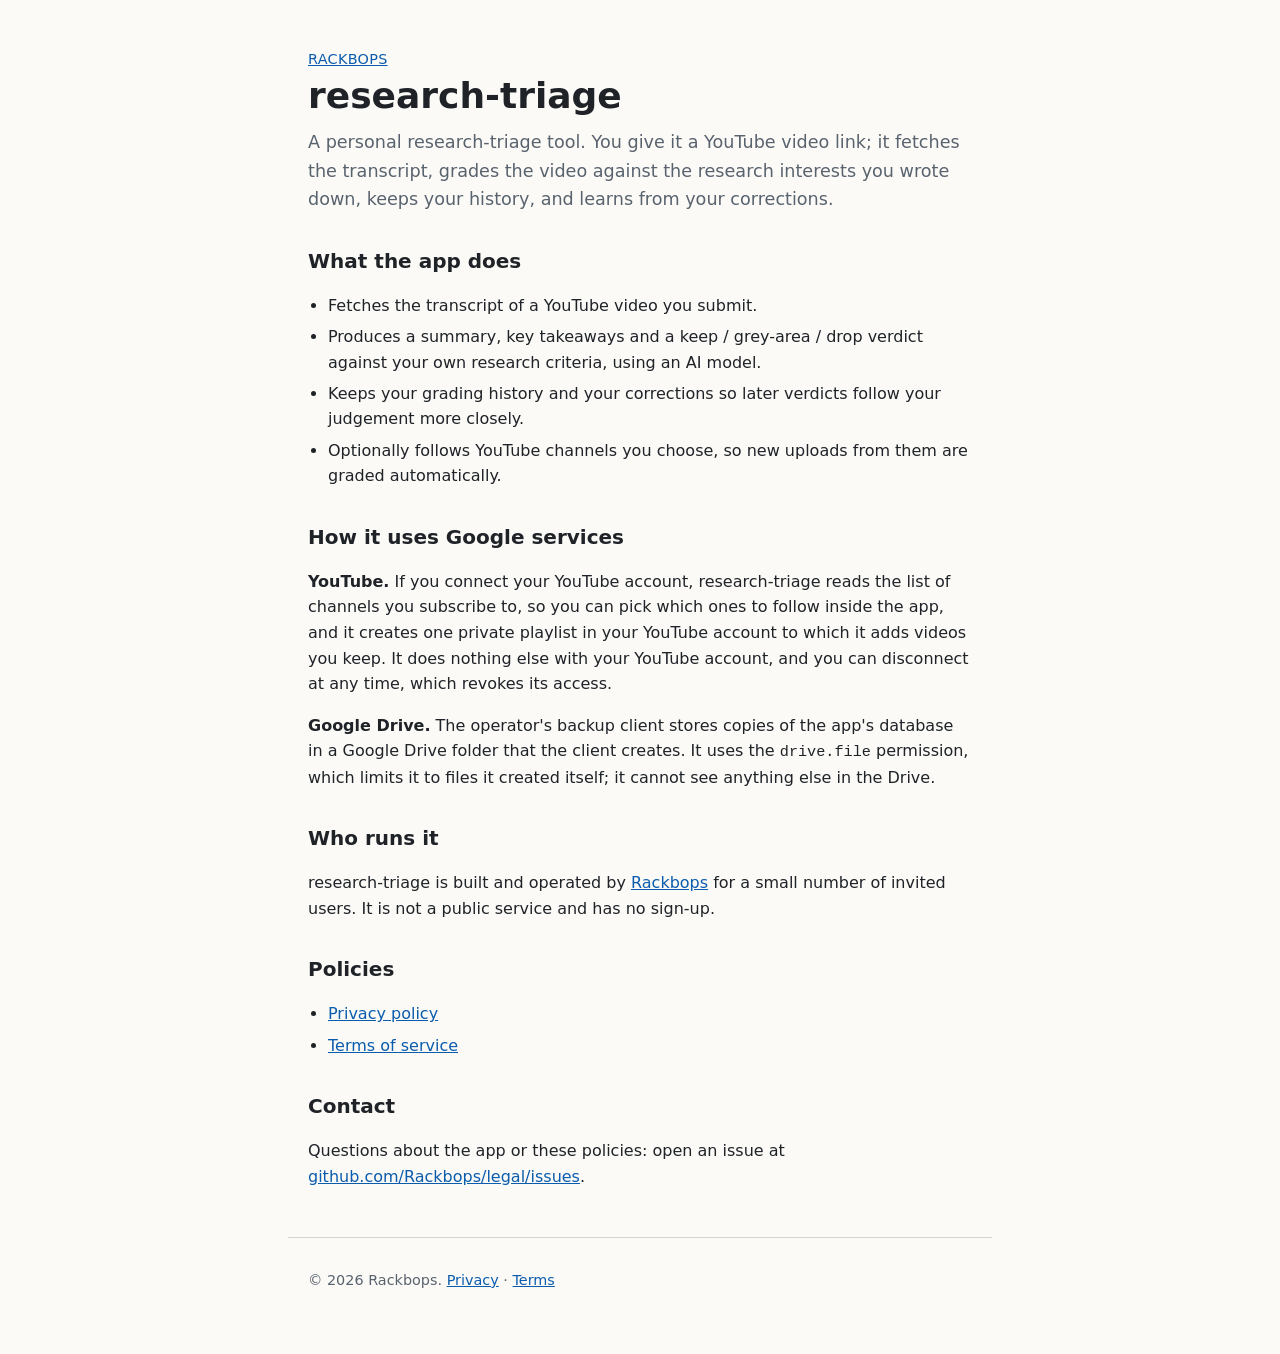
<file: index.html>
<!doctype html>
<html lang="en">
<head>
  <meta charset="utf-8">
  <meta name="viewport" content="width=device-width, initial-scale=1">
  <title>research-triage</title>
  <meta name="description" content="research-triage is a personal research-triage tool by Rackbops: submit a YouTube video, get it graded against your stated research interests, keep the history, learn from your corrections.">
  <link rel="stylesheet" href="/style.css">
</head>
<body>
  <header>
    <p class="org"><a href="/">Rackbops</a></p>
    <h1>research-triage</h1>
    <p class="lede">A personal research-triage tool. You give it a YouTube video link; it fetches the transcript, grades the video against the research interests you wrote down, keeps your history, and learns from your corrections.</p>
  </header>

  <main>
    <h2>What the app does</h2>
    <ul>
      <li>Fetches the transcript of a YouTube video you submit.</li>
      <li>Produces a summary, key takeaways and a keep / grey-area / drop verdict against your own research criteria, using an AI model.</li>
      <li>Keeps your grading history and your corrections so later verdicts follow your judgement more closely.</li>
      <li>Optionally follows YouTube channels you choose, so new uploads from them are graded automatically.</li>
    </ul>

    <h2>How it uses Google services</h2>
    <p><strong>YouTube.</strong> If you connect your YouTube account, research-triage reads the list of channels you subscribe to, so you can pick which ones to follow inside the app, and it creates one private playlist in your YouTube account to which it adds videos you keep. It does nothing else with your YouTube account, and you can disconnect at any time, which revokes its access.</p>
    <p><strong>Google Drive.</strong> The operator's backup client stores copies of the app's database in a Google Drive folder that the client creates. It uses the <code>drive.file</code> permission, which limits it to files it created itself; it cannot see anything else in the Drive.</p>

    <h2>Who runs it</h2>
    <p>research-triage is built and operated by <a href="https://github.com/Rackbops">Rackbops</a> for a small number of invited users. It is not a public service and has no sign-up.</p>

    <h2>Policies</h2>
    <ul>
      <li><a href="/privacy/">Privacy policy</a></li>
      <li><a href="/terms/">Terms of service</a></li>
    </ul>

    <h2>Contact</h2>
    <p>Questions about the app or these policies: open an issue at <a href="https://github.com/Rackbops/legal/issues">github.com/Rackbops/legal/issues</a>.</p>
  </main>

  <footer>
    <p>&copy; 2026 Rackbops. <a href="/privacy/">Privacy</a> &middot; <a href="/terms/">Terms</a></p>
  </footer>
</body>
</html>
</file>
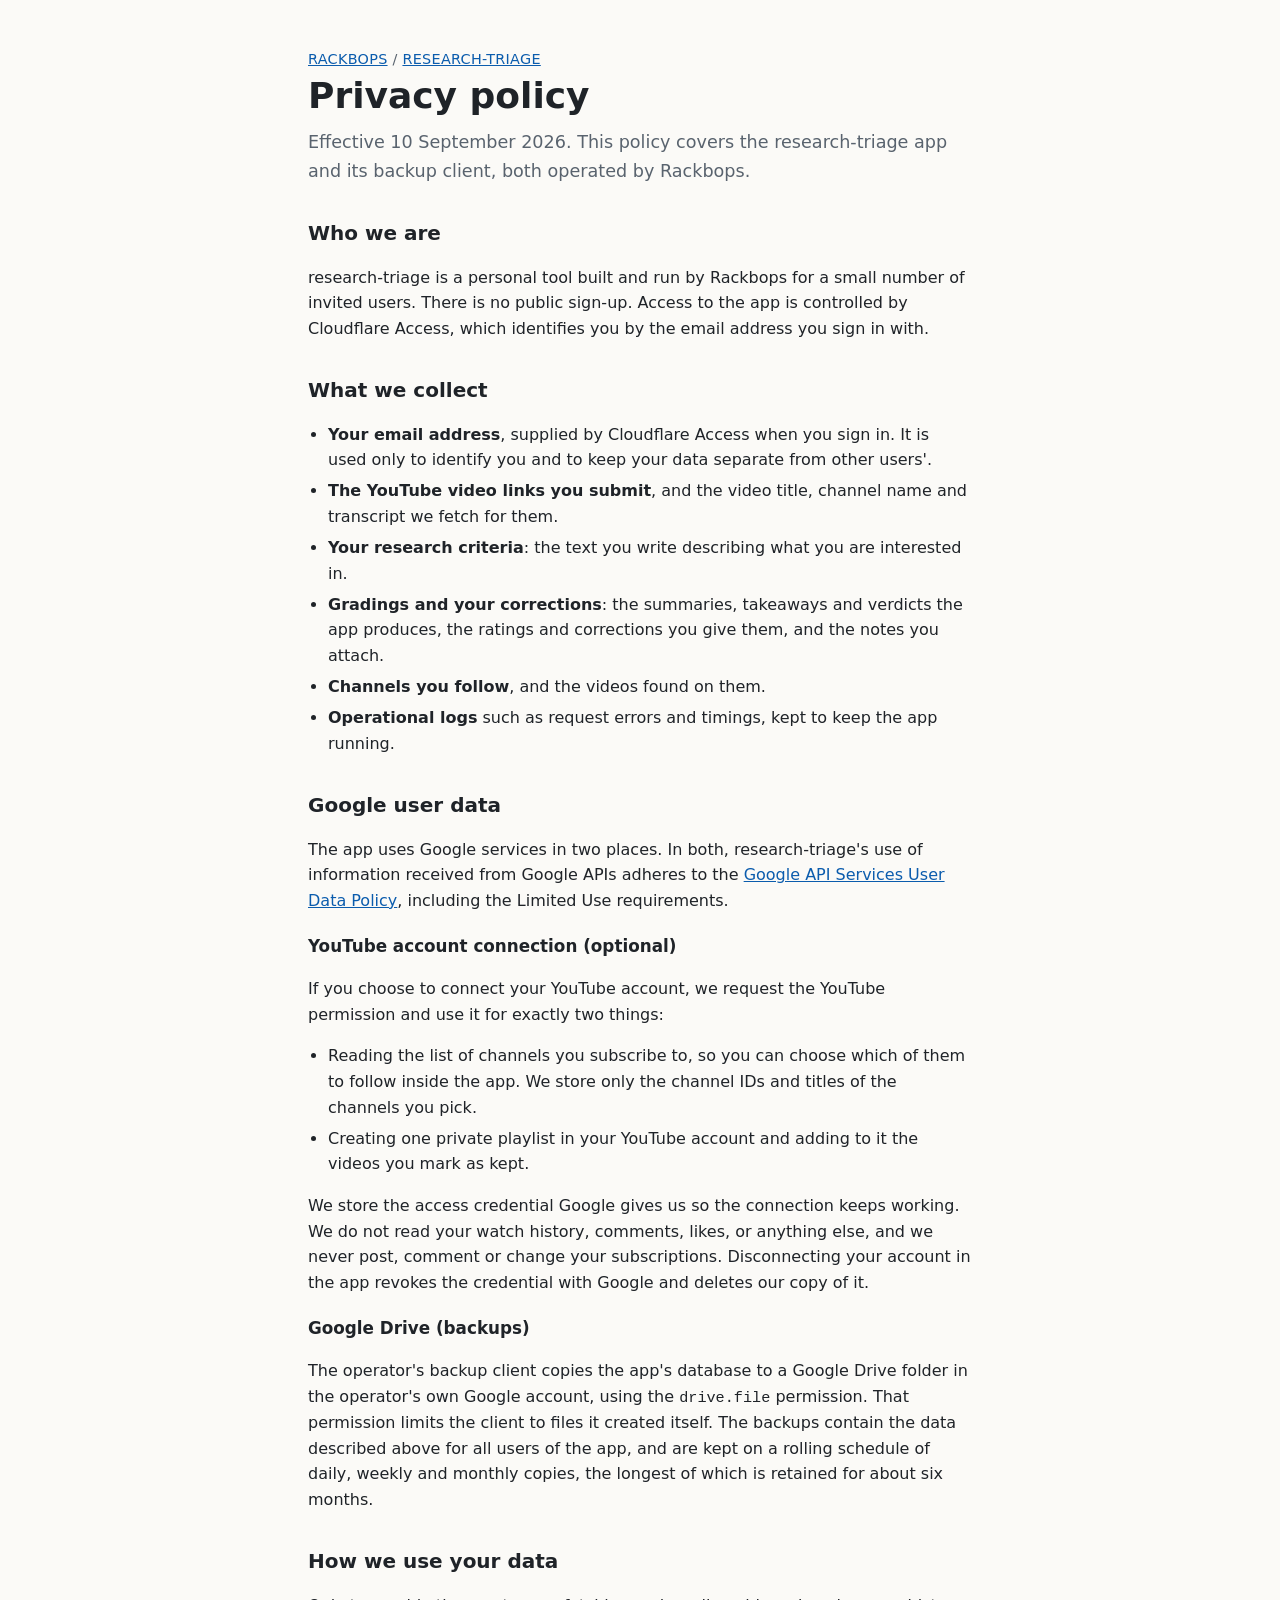
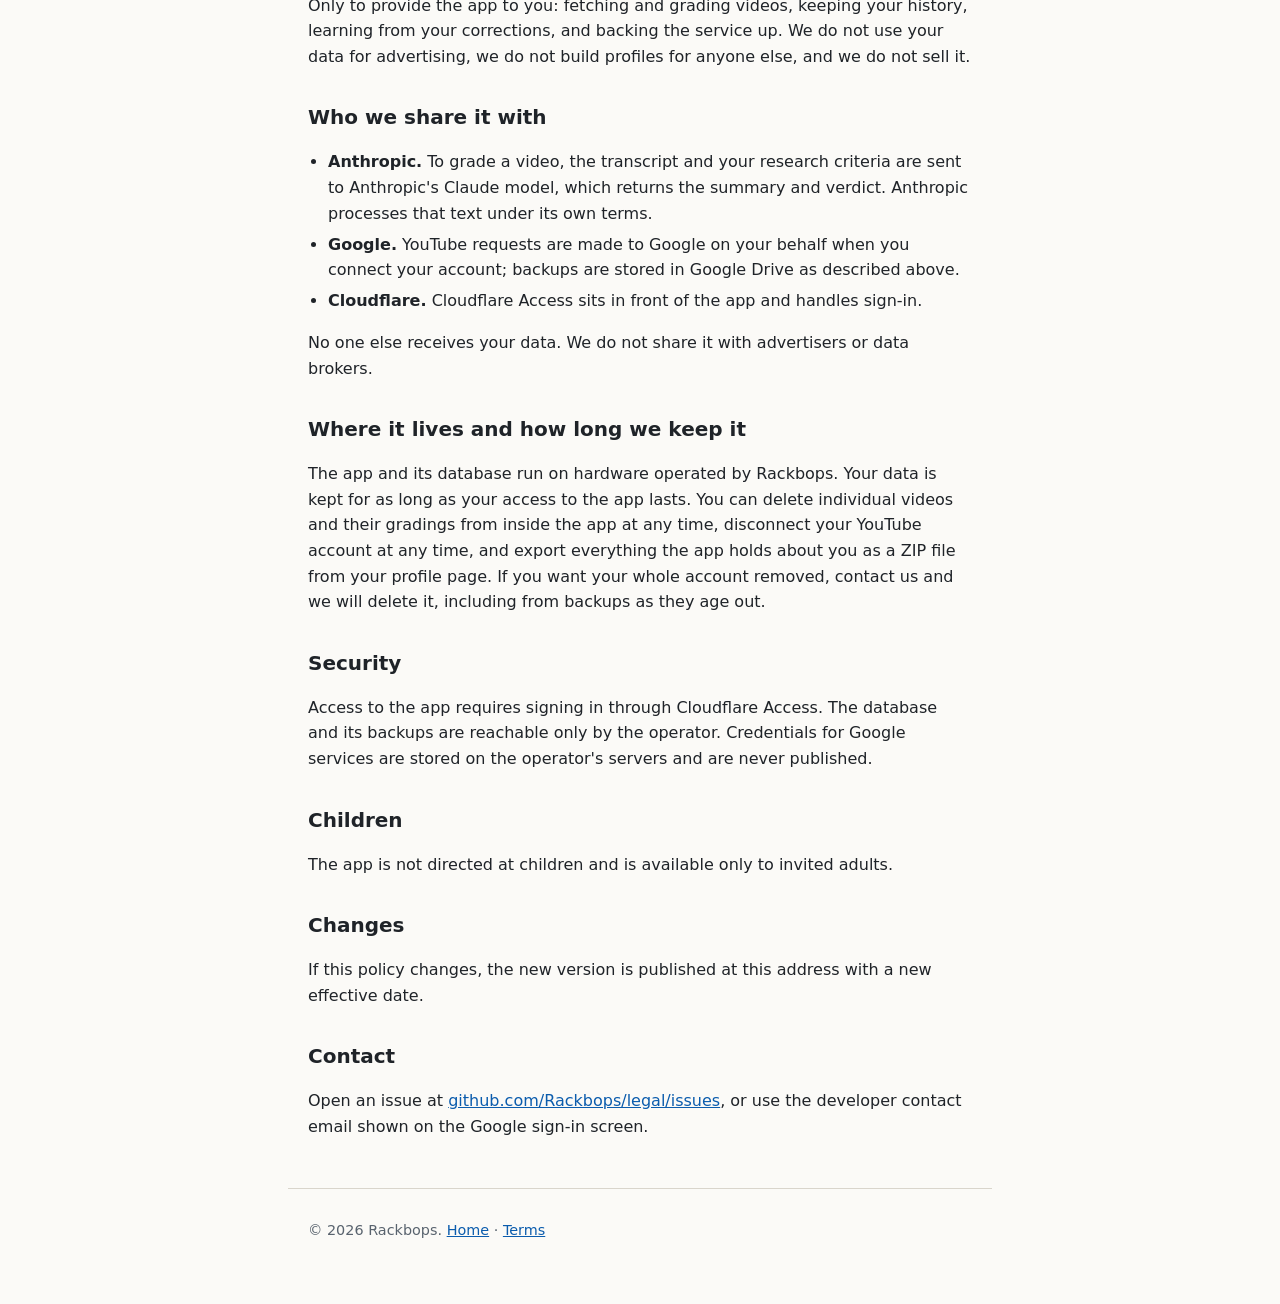
<file: privacy/index.html>
<!doctype html>
<html lang="en">
<head>
  <meta charset="utf-8">
  <meta name="viewport" content="width=device-width, initial-scale=1">
  <title>Privacy policy - research-triage</title>
  <meta name="description" content="What research-triage collects, how it uses Google user data, who it shares data with, how long it keeps it, and how to delete it.">
  <link rel="stylesheet" href="/style.css">
</head>
<body>
  <header>
    <p class="org"><a href="/">Rackbops</a> / <a href="/">research-triage</a></p>
    <h1>Privacy policy</h1>
    <p class="lede">Effective 10 September 2026. This policy covers the research-triage app and its backup client, both operated by Rackbops.</p>
  </header>

  <main>
    <h2>Who we are</h2>
    <p>research-triage is a personal tool built and run by Rackbops for a small number of invited users. There is no public sign-up. Access to the app is controlled by Cloudflare Access, which identifies you by the email address you sign in with.</p>

    <h2>What we collect</h2>
    <ul>
      <li><strong>Your email address</strong>, supplied by Cloudflare Access when you sign in. It is used only to identify you and to keep your data separate from other users'.</li>
      <li><strong>The YouTube video links you submit</strong>, and the video title, channel name and transcript we fetch for them.</li>
      <li><strong>Your research criteria</strong>: the text you write describing what you are interested in.</li>
      <li><strong>Gradings and your corrections</strong>: the summaries, takeaways and verdicts the app produces, the ratings and corrections you give them, and the notes you attach.</li>
      <li><strong>Channels you follow</strong>, and the videos found on them.</li>
      <li><strong>Operational logs</strong> such as request errors and timings, kept to keep the app running.</li>
    </ul>

    <h2>Google user data</h2>
    <p>The app uses Google services in two places. In both, research-triage's use of information received from Google APIs adheres to the <a href="https://developers.google.com/terms/api-services-user-data-policy">Google API Services User Data Policy</a>, including the Limited Use requirements.</p>
    <h3>YouTube account connection (optional)</h3>
    <p>If you choose to connect your YouTube account, we request the YouTube permission and use it for exactly two things:</p>
    <ul>
      <li>Reading the list of channels you subscribe to, so you can choose which of them to follow inside the app. We store only the channel IDs and titles of the channels you pick.</li>
      <li>Creating one private playlist in your YouTube account and adding to it the videos you mark as kept.</li>
    </ul>
    <p>We store the access credential Google gives us so the connection keeps working. We do not read your watch history, comments, likes, or anything else, and we never post, comment or change your subscriptions. Disconnecting your account in the app revokes the credential with Google and deletes our copy of it.</p>
    <h3>Google Drive (backups)</h3>
    <p>The operator's backup client copies the app's database to a Google Drive folder in the operator's own Google account, using the <code>drive.file</code> permission. That permission limits the client to files it created itself. The backups contain the data described above for all users of the app, and are kept on a rolling schedule of daily, weekly and monthly copies, the longest of which is retained for about six months.</p>

    <h2>How we use your data</h2>
    <p>Only to provide the app to you: fetching and grading videos, keeping your history, learning from your corrections, and backing the service up. We do not use your data for advertising, we do not build profiles for anyone else, and we do not sell it.</p>

    <h2>Who we share it with</h2>
    <ul>
      <li><strong>Anthropic.</strong> To grade a video, the transcript and your research criteria are sent to Anthropic's Claude model, which returns the summary and verdict. Anthropic processes that text under its own terms.</li>
      <li><strong>Google.</strong> YouTube requests are made to Google on your behalf when you connect your account; backups are stored in Google Drive as described above.</li>
      <li><strong>Cloudflare.</strong> Cloudflare Access sits in front of the app and handles sign-in.</li>
    </ul>
    <p>No one else receives your data. We do not share it with advertisers or data brokers.</p>

    <h2>Where it lives and how long we keep it</h2>
    <p>The app and its database run on hardware operated by Rackbops. Your data is kept for as long as your access to the app lasts. You can delete individual videos and their gradings from inside the app at any time, disconnect your YouTube account at any time, and export everything the app holds about you as a ZIP file from your profile page. If you want your whole account removed, contact us and we will delete it, including from backups as they age out.</p>

    <h2>Security</h2>
    <p>Access to the app requires signing in through Cloudflare Access. The database and its backups are reachable only by the operator. Credentials for Google services are stored on the operator's servers and are never published.</p>

    <h2>Children</h2>
    <p>The app is not directed at children and is available only to invited adults.</p>

    <h2>Changes</h2>
    <p>If this policy changes, the new version is published at this address with a new effective date.</p>

    <h2>Contact</h2>
    <p>Open an issue at <a href="https://github.com/Rackbops/legal/issues">github.com/Rackbops/legal/issues</a>, or use the developer contact email shown on the Google sign-in screen.</p>
  </main>

  <footer>
    <p>&copy; 2026 Rackbops. <a href="/">Home</a> &middot; <a href="/terms/">Terms</a></p>
  </footer>
</body>
</html>
</file>
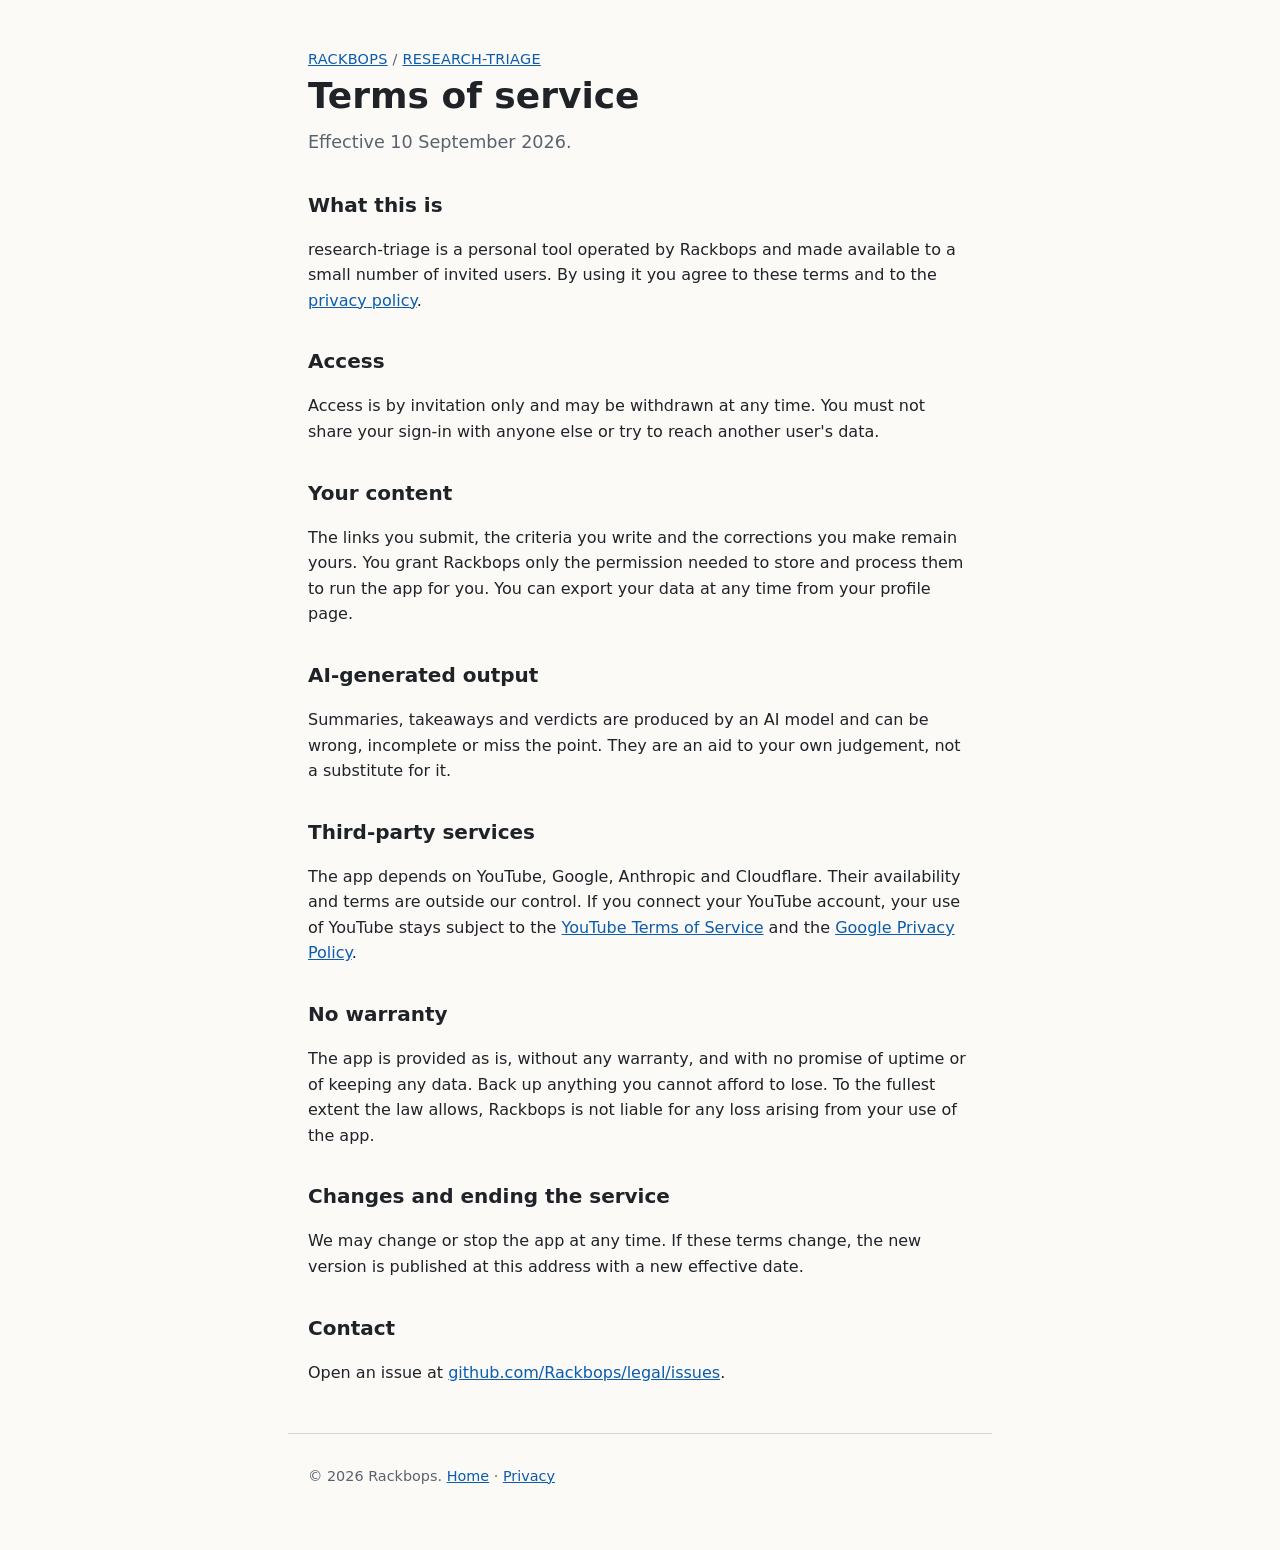
<file: terms/index.html>
<!doctype html>
<html lang="en">
<head>
  <meta charset="utf-8">
  <meta name="viewport" content="width=device-width, initial-scale=1">
  <title>Terms of service - research-triage</title>
  <meta name="description" content="Terms for using research-triage, a personal, invitation-only research-triage tool operated by Rackbops.">
  <link rel="stylesheet" href="/style.css">
</head>
<body>
  <header>
    <p class="org"><a href="/">Rackbops</a> / <a href="/">research-triage</a></p>
    <h1>Terms of service</h1>
    <p class="lede">Effective 10 September 2026.</p>
  </header>

  <main>
    <h2>What this is</h2>
    <p>research-triage is a personal tool operated by Rackbops and made available to a small number of invited users. By using it you agree to these terms and to the <a href="/privacy/">privacy policy</a>.</p>

    <h2>Access</h2>
    <p>Access is by invitation only and may be withdrawn at any time. You must not share your sign-in with anyone else or try to reach another user's data.</p>

    <h2>Your content</h2>
    <p>The links you submit, the criteria you write and the corrections you make remain yours. You grant Rackbops only the permission needed to store and process them to run the app for you. You can export your data at any time from your profile page.</p>

    <h2>AI-generated output</h2>
    <p>Summaries, takeaways and verdicts are produced by an AI model and can be wrong, incomplete or miss the point. They are an aid to your own judgement, not a substitute for it.</p>

    <h2>Third-party services</h2>
    <p>The app depends on YouTube, Google, Anthropic and Cloudflare. Their availability and terms are outside our control. If you connect your YouTube account, your use of YouTube stays subject to the <a href="https://www.youtube.com/t/terms">YouTube Terms of Service</a> and the <a href="https://policies.google.com/privacy">Google Privacy Policy</a>.</p>

    <h2>No warranty</h2>
    <p>The app is provided as is, without any warranty, and with no promise of uptime or of keeping any data. Back up anything you cannot afford to lose. To the fullest extent the law allows, Rackbops is not liable for any loss arising from your use of the app.</p>

    <h2>Changes and ending the service</h2>
    <p>We may change or stop the app at any time. If these terms change, the new version is published at this address with a new effective date.</p>

    <h2>Contact</h2>
    <p>Open an issue at <a href="https://github.com/Rackbops/legal/issues">github.com/Rackbops/legal/issues</a>.</p>
  </main>

  <footer>
    <p>&copy; 2026 Rackbops. <a href="/">Home</a> &middot; <a href="/privacy/">Privacy</a></p>
  </footer>
</body>
</html>
</file>
<file: style.css>
:root {
  color-scheme: light dark;
  --bg: #fbfaf7;
  --fg: #1f2328;
  --muted: #59636e;
  --accent: #0b5cad;
  --rule: #d9d5cc;
}
@media (prefers-color-scheme: dark) {
  :root {
    --bg: #14171b;
    --fg: #e6e9ec;
    --muted: #9aa4ae;
    --accent: #7bb4f0;
    --rule: #2c333a;
  }
}
* { box-sizing: border-box; }
body {
  margin: 0;
  background: var(--bg);
  color: var(--fg);
  font: 16px/1.6 system-ui, -apple-system, "Segoe UI", Roboto, sans-serif;
}
header, main, footer {
  max-width: 44rem;
  margin: 0 auto;
  padding: 0 1.25rem;
}
header { padding-top: 3rem; }
.org { margin: 0; color: var(--muted); font-size: 0.9rem; letter-spacing: 0.02em; text-transform: uppercase; }
h1 { font-size: 2.25rem; line-height: 1.15; margin: 0.25rem 0 0.75rem; }
h2 { font-size: 1.25rem; margin: 2rem 0 0.5rem; }
h3 { font-size: 1.05rem; margin: 1.25rem 0 0.25rem; }
.lede { font-size: 1.1rem; color: var(--muted); margin: 0 0 1rem; }
a { color: var(--accent); }
code { font-family: ui-monospace, SFMono-Regular, Menlo, Consolas, monospace; font-size: 0.95em; }
ul { padding-left: 1.25rem; }
li { margin: 0.35rem 0; }
footer { margin-top: 3rem; padding-top: 1rem; padding-bottom: 3rem; border-top: 1px solid var(--rule); color: var(--muted); font-size: 0.9rem; }
</file>
